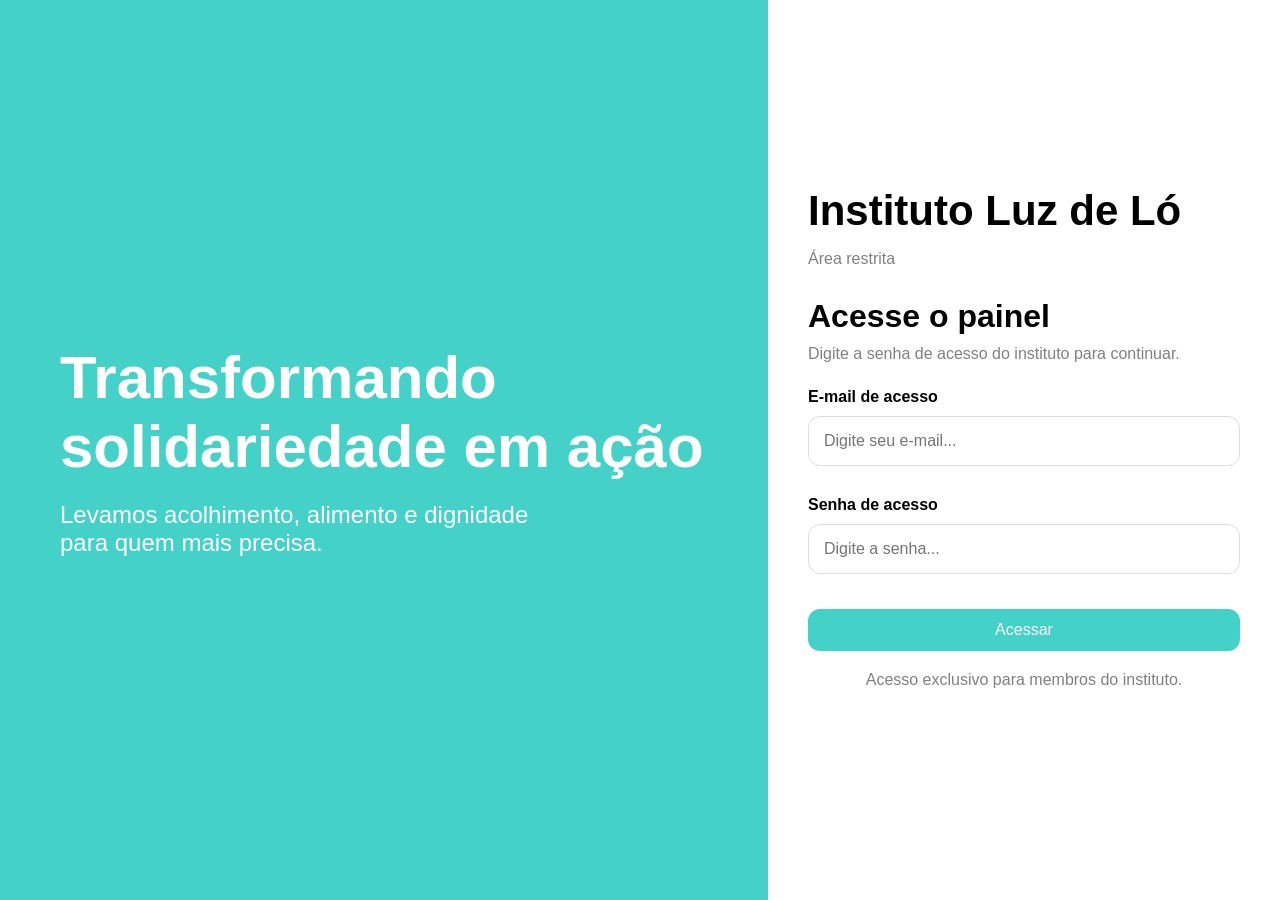
<file: historico.html>
<!DOCTYPE html>
<html lang="pt-br">
<head>
    <meta charset="UTF-8">
    <meta name="viewport" content="width=device-width, initial-scale=1.0">
    <title>Histórico</title>
    <link rel="stylesheet" href="style.css">
</head>
<body>
    <div class="container">

  <aside class="sidebar">
    <div>
      <div class="logo">Luz de Ló</div>

      <div class="menu">
        <a href="notificacoes.html">Notificações</a>
        <a class="active" href="#">Histórico</a>
        <a href="rejeitados.html">Rejeitados</a>
        <a href="registrar.html">Registrar Gastos</a>
      </div>
    </div>

    <p>Painel de Gestão</p>
  </aside>

  <main class="main">

    <div class="topbar">
      <h1>Histórico</h1>
      <div class="saldo">Saldo atual: R$ 0,00</div>
    </div>

    <div class="filters">
  <button onclick="filtrarHistorico('Todos')" class="filter-btn active">Todos</button>
  <button onclick="filtrarHistorico('Doação')" class="filter-btn">Doações</button> <button onclick="filtrarHistorico('Marmitas')" class="filter-btn">Marmitas</button>
  <button onclick="filtrarHistorico('Tecidos')" class="filter-btn">Tecidos</button>
  <button onclick="filtrarHistorico('Outros')" class="filter-btn">Outros</button>
</div>

    <div id="lista-historico"></div>

  </main>

</div>
<script src="script.js"></script>

</body>
</html>
</file>
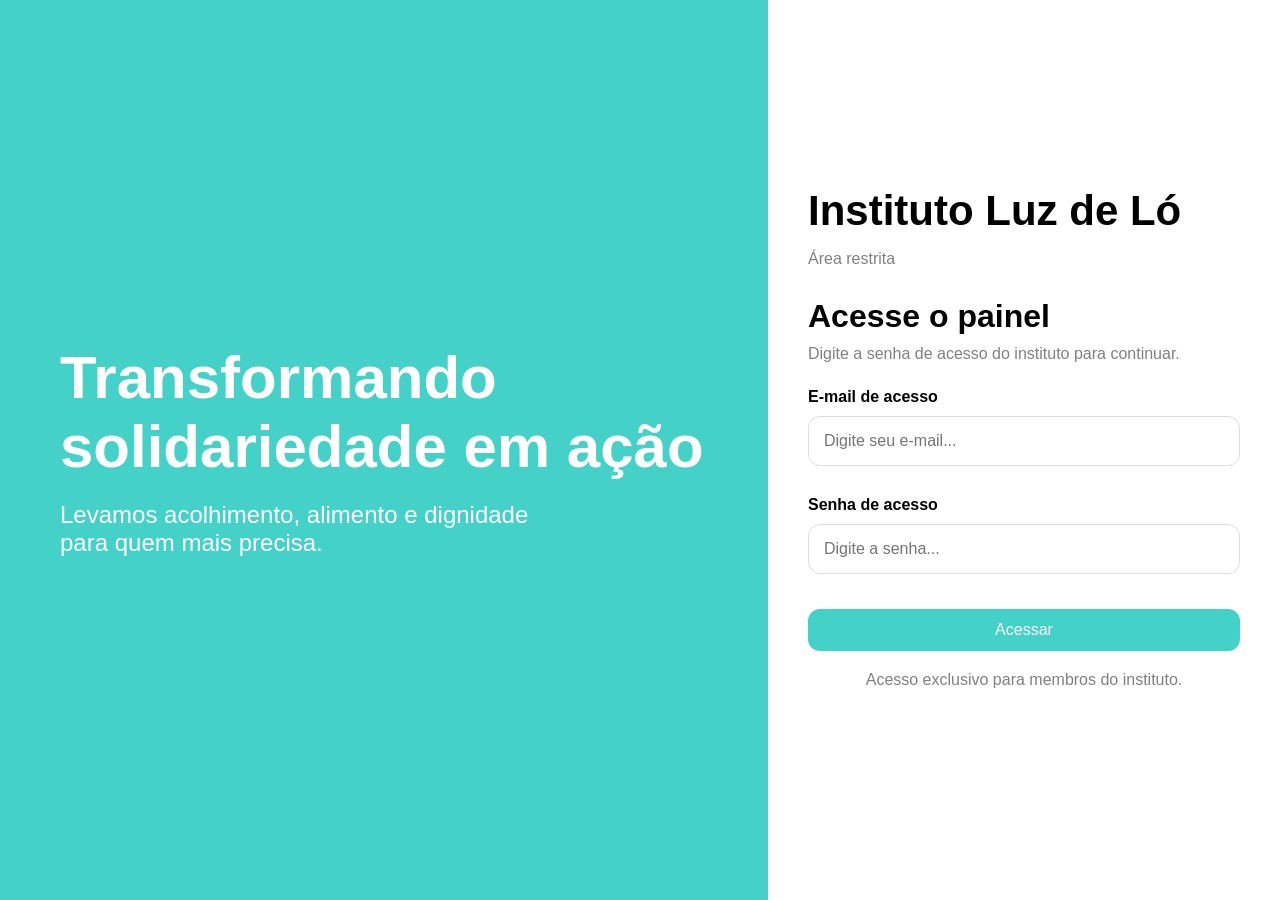
<file: login.html>
<!DOCTYPE html>
<html lang="pt-br">
<head>
    <meta charset="UTF-8">
    <meta name="viewport" content="width=device-width, initial-scale=1.0">
    <title>Login</title>
    <link rel="stylesheet" href="style.css">
</head>
<body>
    <div class="login-container">

  <div class="login-left">
    <h1>Transformando solidariedade em ação</h1>
    <p>Levamos acolhimento, alimento e dignidade para quem mais precisa.</p>
  </div>

  <div class="login-right">
    <div class="login-box">
      <h2>Instituto Luz de Ló</h2>
      <p>Área restrita</p>

      <h3 style="font-size:32px; margin-bottom:10px; margin-top:30px;">
        Acesse o painel
      </h3>

      <p>
        Digite a senha de acesso do instituto para continuar.
      </p>

      <label style="font-weight:bold; display:block; margin-top:20px;">E-mail de acesso</label>
<input id="email" type="email" placeholder="Digite seu e-mail...">

<label style="font-weight:bold; display:block; margin-top:10px;">Senha de acesso</label>
<input id="senha" type="password" placeholder="Digite a senha...">

<button onclick="login()" class="btn btn-cyan" style="width:100%; margin-top: 15px;">Acessar</button>

      <p style="text-align:center; margin-top:20px;">
        Acesso exclusivo para membros do instituto.
      </p>
    </div>
  </div>

</div>

<script src="script.js"></script>

</body>
</html>
</file>
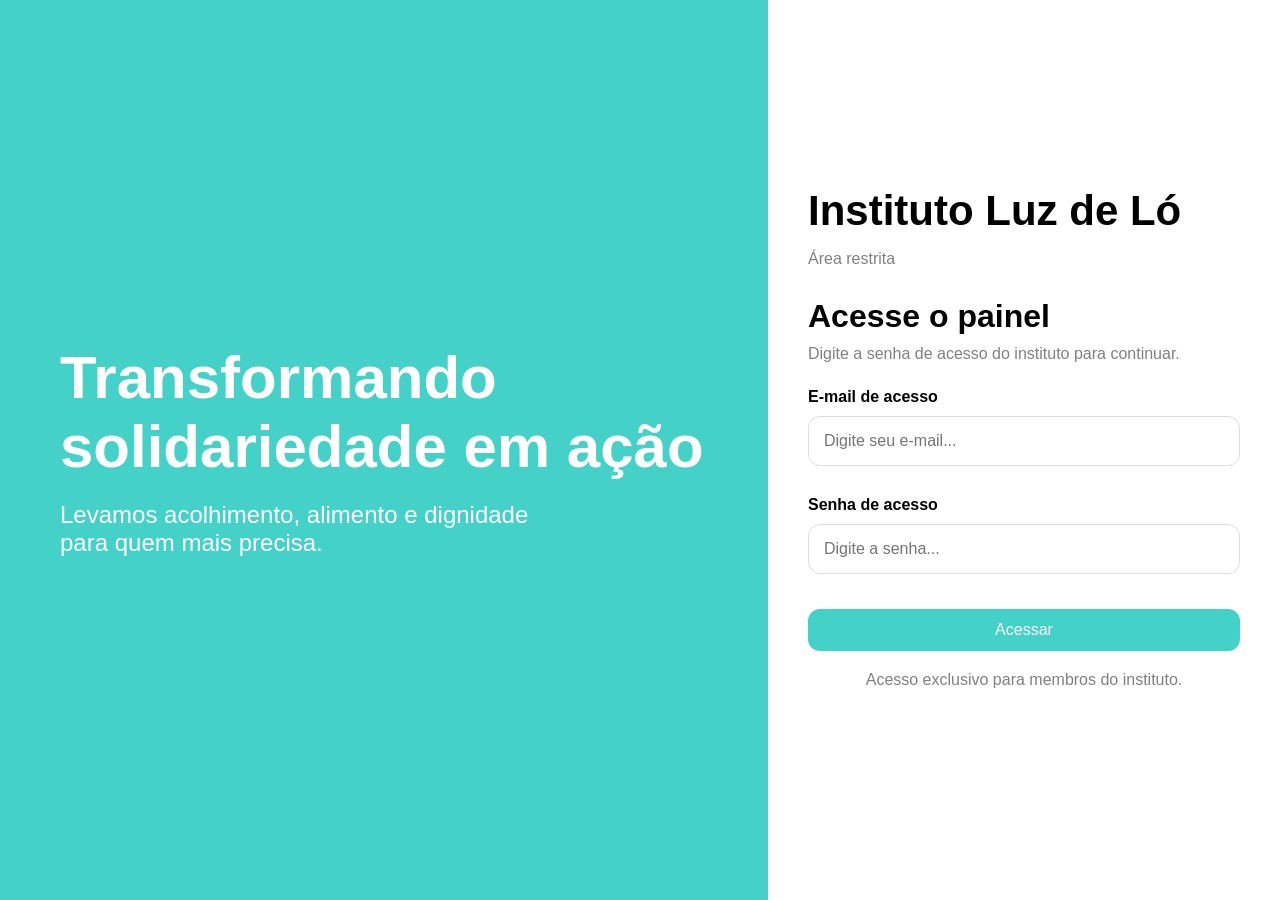
<file: notificacoes.html>
<!DOCTYPE html>
<html lang="pt-br">
<head>
    <meta charset="UTF-8">
    <meta name="viewport" content="width=device-width, initial-scale=1.0">
    <title>Notificações</title>
    <link rel="stylesheet" href="style.css">
</head>
<body>
    <div class="container">

  <aside class="sidebar">
    <div>
      <div class="logo">Luz de Ló</div>

      <div class="menu">
        <a class="active" href="#">Notificações</a>
        <a href="historico.html">Histórico</a>
        <a href="rejeitados.html">Rejeitados</a>
        <a href="registrar.html">Registrar Gastos</a>
      </div>
    </div>

    <p>Painel de Gestão</p>
  </aside>

  <main class="main">

    <div class="topbar">
      <h1>Notificações</h1>
      <div class="saldo">Saldo atual: R$ 0,00</div>
    </div>

    <div id="lista-notificacoes"></div>

  </main>

</div>
<script src="script.js"></script>

</body>
</html>
</file>
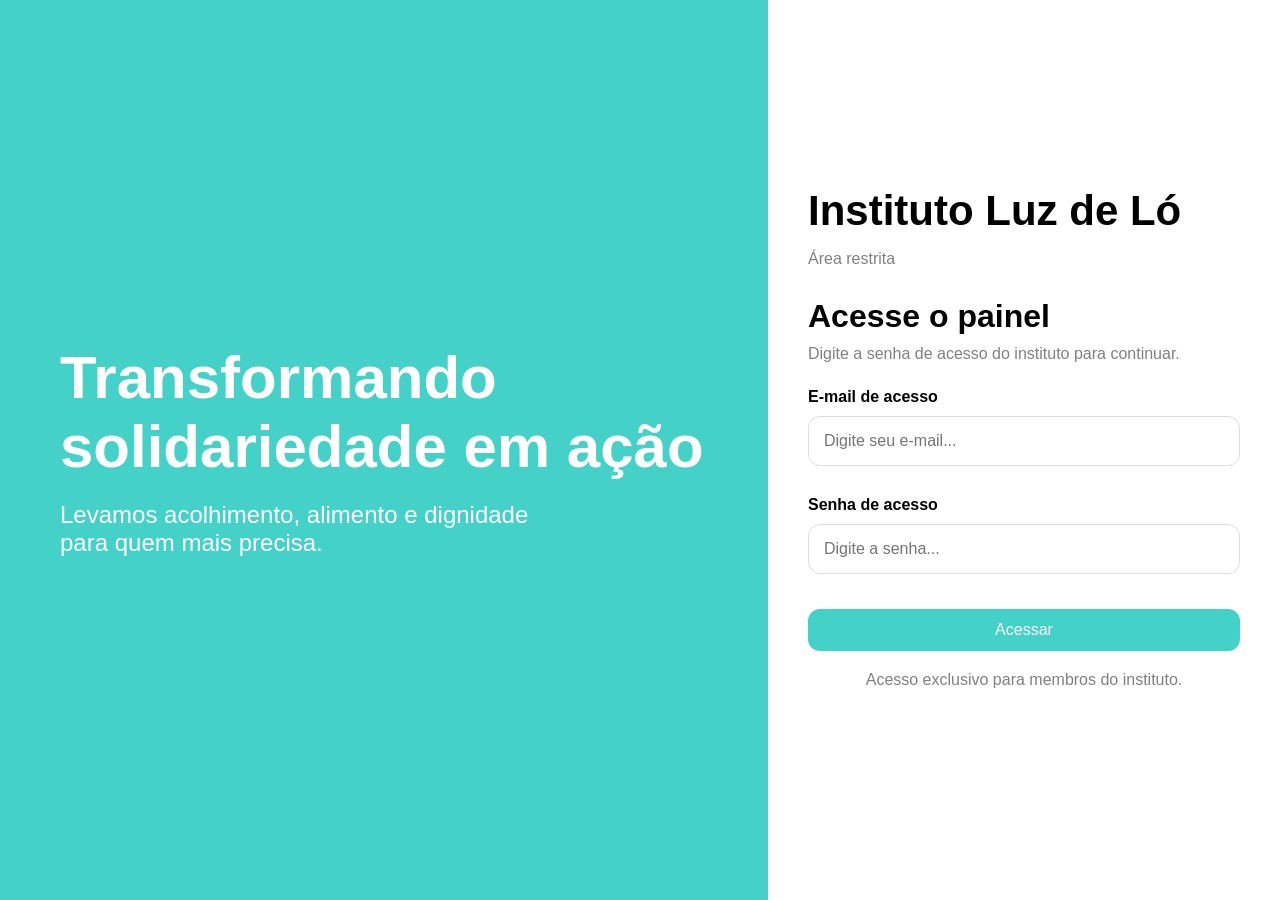
<file: registrar.html>
<!DOCTYPE html>
<html lang="pt-br">
<head>
    <meta charset="UTF-8">
    <meta name="viewport" content="width=device-width, initial-scale=1.0">
    <title>Registrar Gastos</title>
    <link rel="stylesheet" href="style.css">
</head>
<body>
    
<div class="container">

  <aside class="sidebar">
    <div>
      <div class="logo">Luz de Ló</div>

      <div class="menu">
        <a href="notificacoes.html">Notificações

        <button onclick="gerarDoacaoMock()" class="btn btn-cyan" style="margin-top:10px;">
          Gerar Doação Mock
        </button></a>
        <a href="historico.html">Histórico</a>
        <a href="rejeitados.html">Rejeitados</a>
        <a class="active" href="#">Registrar Gastos</a>
      </div>
    </div>

    <p>Painel de Gestão</p>
  </aside>

  <main class="main">

    <div class="topbar">
      <h1>Registrar Gastos</h1>
      <div class="saldo">Saldo atual: R$ 0,00</div>
    </div>

    <div class="card">

      <label>Quanto foi gasto:</label>
      <input id="valor" type="number" placeholder="R$ 0,00">

      <label>Descrição:</label>
      <textarea id="descricao" placeholder="Descreva o gasto..."></textarea>

      <div class="filters">
        <button type="button" class="filter-btn active">Marmitas</button>
        <button type="button" class="filter-btn">Tecidos</button>
        <button type="button" class="filter-btn">Outros</button>
      </div>

      <div class="upload" onclick="document.getElementById('file-input').click()" style="cursor: pointer;">
  Clique para selecionar o comprovante
  <input type="file" id="file-input" accept="image/*" style="display: none;" onchange="this.parentElement.innerText = this.files[0].name">
</div>

      <button onclick="registrarGasto()" class="btn btn-cyan" style="width:100%">
        Registrar
      </button>

    </div>

  </main>

</div>

<script src="script.js"></script>


</body>
</html>
</file>
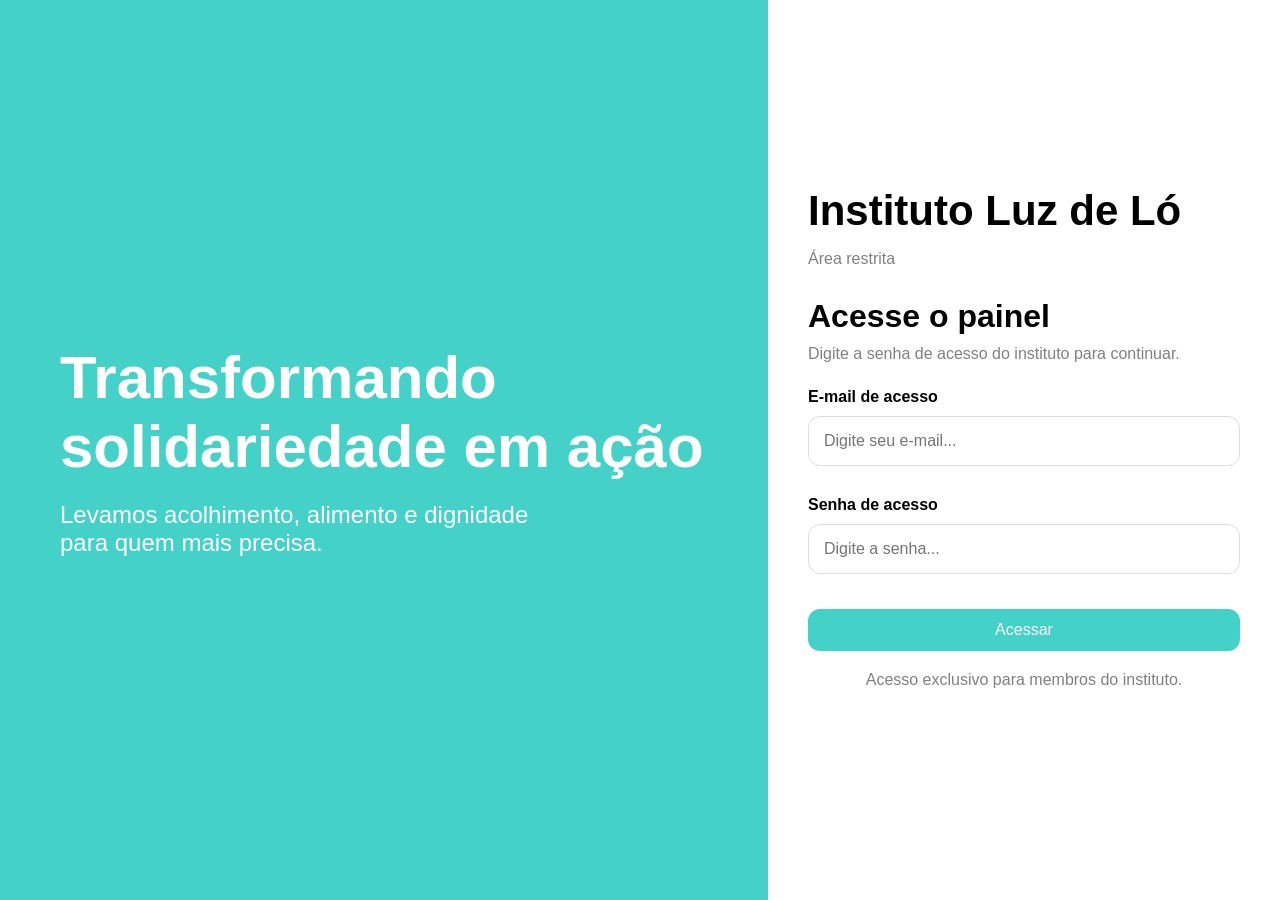
<file: rejeitados.html>
<!DOCTYPE html>
<html lang="pt-br">
<head>
    <meta charset="UTF-8">
    <meta name="viewport" content="width=device-width, initial-scale=1.0">
    <title>Rejeitados</title>
    <link rel="stylesheet" href="style.css">
</head>
<body>
    <div class="container">

  <aside class="sidebar">
    <div>
      <div class="logo">Luz de Ló</div>

      <div class="menu">
        <a href="notificacoes.html">Notificações</a>
        <a href="historico.html">Histórico</a>
        <a class="active" href="#">Rejeitados</a>
        <a href="registrar.html">Registrar Gastos</a>
      </div>
    </div>

    <p>Painel de Gestão</p>
  </aside>

  <main class="main">

    <div class="topbar">
      <h1>Rejeitados</h1>
      <div class="saldo">Saldo atual: R$ 0,00</div>
    </div>

    <div id="lista-rejeitados"></div>

  </main>

</div>
<script src="script.js"></script>

</body>
</html>
</file>
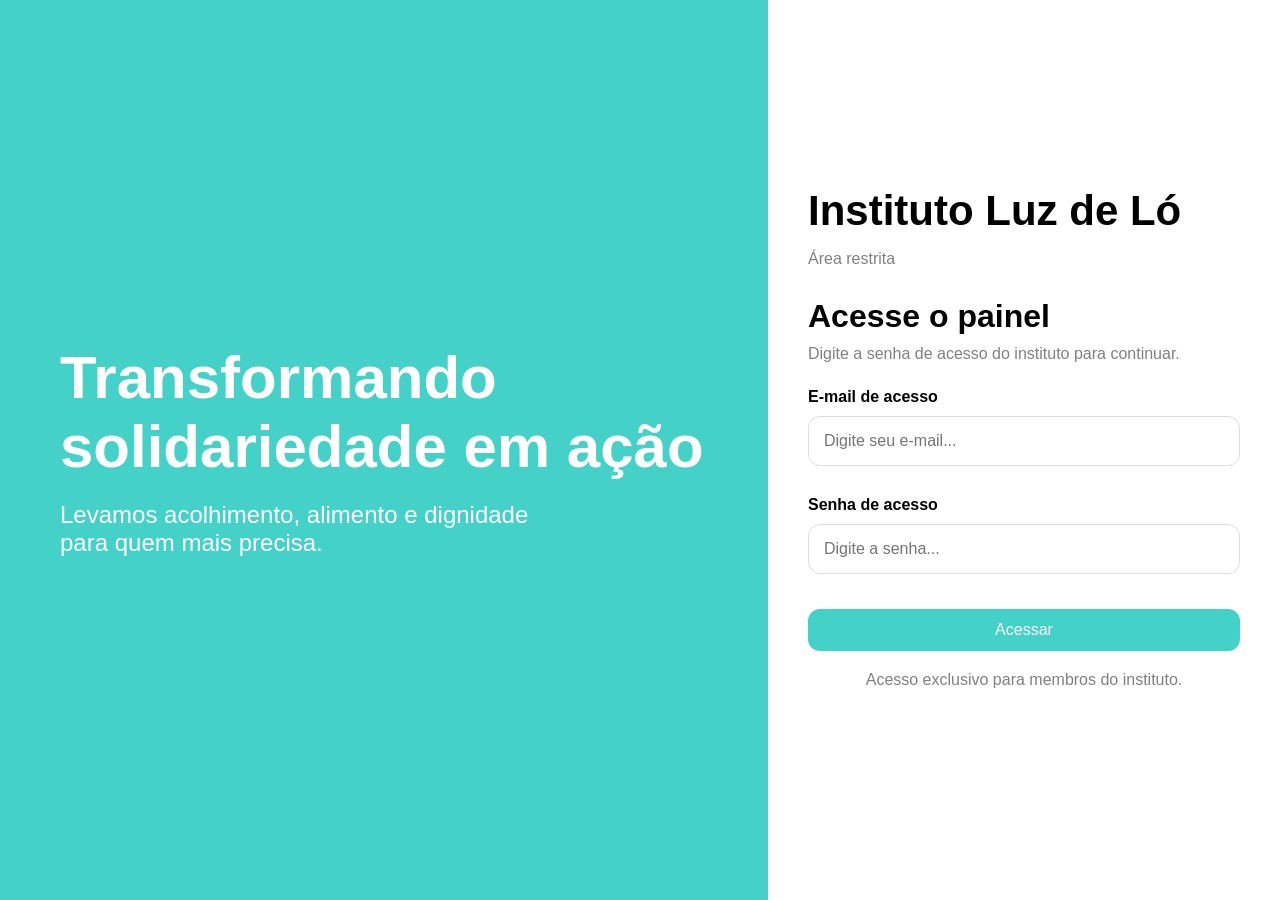
<file: frontend_sistema/historico.html>
<!DOCTYPE html>
<html lang="pt-br">
<head>
    <meta charset="UTF-8">
    <meta name="viewport" content="width=device-width, initial-scale=1.0">
    <title>Histórico</title>
    <link rel="stylesheet" href="style.css">
</head>
<body>
    <div class="container">

  <aside class="sidebar">
    <div>
      <div class="logo">Instituto Luz<br> de Lô</div>

  <input type="checkbox" id="menu-toggle" class="menu-checkbox">
  <label for="menu-toggle" class="hamburger">
    <span></span>
    <span></span>
    <span></span>
  </label>

      <div class="menu">
        <a href="notificacoes.html">Notificações</a>
        <a class="active" href="#">Histórico</a>
        <a href="rejeitados.html">Rejeitados</a>
        <a href="registrar.html">Registrar Gastos</a>
      </div>
    </div>

    <p>Painel de Gestão</p>
  </aside>

  <main class="main">

    <div class="topbar">
      <h1>Histórico</h1>
      <div class="saldo">Saldo atual: R$ 0,00</div>
    </div>

    <div class="filters">
  <button onclick="filtrarHistorico('Todos')" class="filter-btn active">Todos</button>
  <button onclick="filtrarHistorico('Doação')" class="filter-btn">Doações</button> <button onclick="filtrarHistorico('Marmitas')" class="filter-btn">Marmitas</button>
  <button onclick="filtrarHistorico('Tecidos')" class="filter-btn">Tecidos</button>
  <button onclick="filtrarHistorico('Outros')" class="filter-btn">Outros</button>
</div>

    <div id="lista-historico"></div>

  </main>

</div>
<script src="script.js"></script>

</body>
</html>
</file>
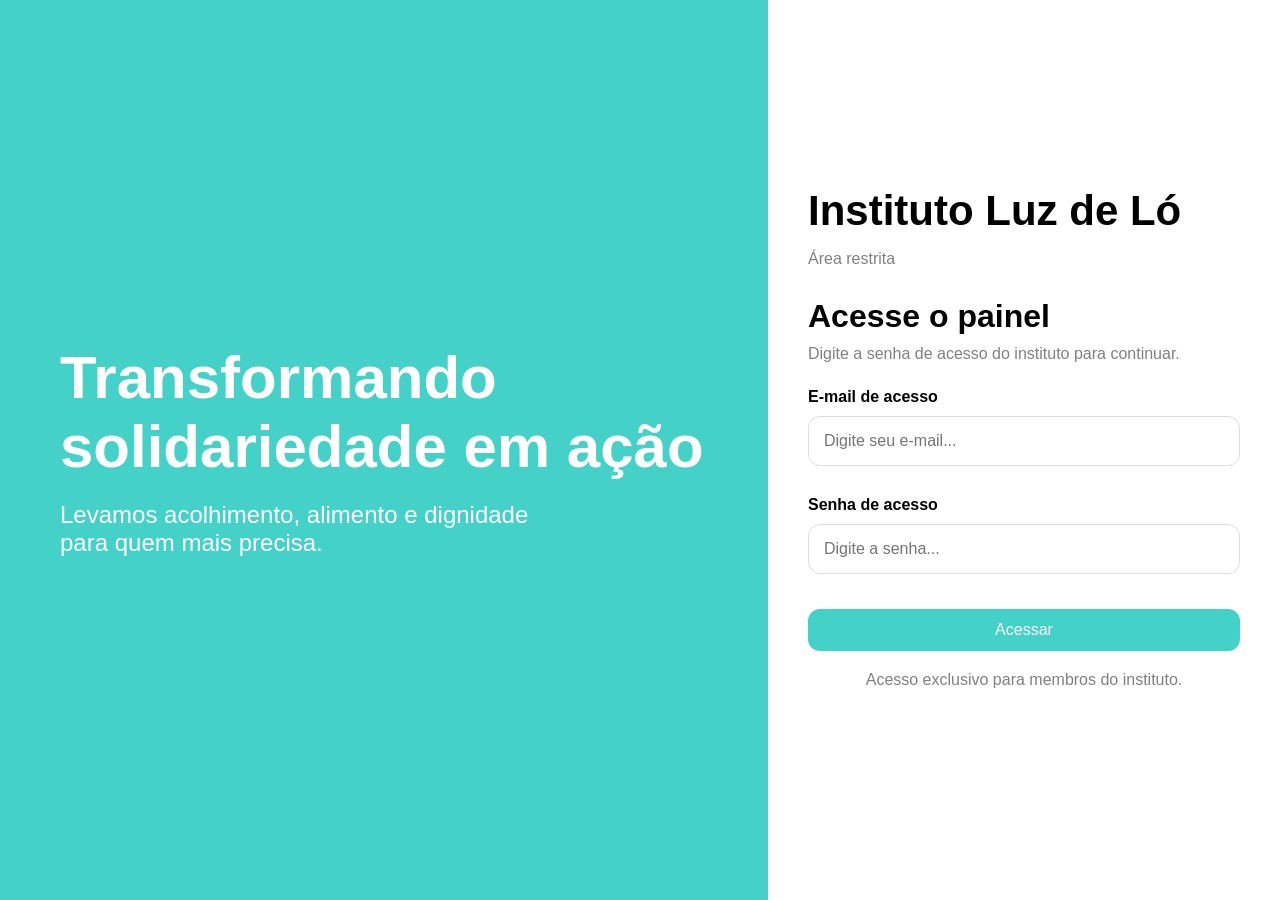
<file: frontend_sistema/notificacoes.html>
<!DOCTYPE html>
<html lang="pt-br">
<head>
    <meta charset="UTF-8">
    <meta name="viewport" content="width=device-width, initial-scale=1.0">
    <title>Notificações</title>
    <link rel="stylesheet" href="style.css">
</head>
<body>
    <div class="container">

  <aside class="sidebar">
    <div>
      <div class="logo">Instituto Luz<br> de Lô</div>

  <input type="checkbox" id="menu-toggle" class="menu-checkbox">
  <label for="menu-toggle" class="hamburger">
    <span></span>
    <span></span>
    <span></span>
  </label>

      <div class="menu">
        <a class="active" href="#">Notificações</a>
        <a href="historico.html">Histórico</a>
        <a href="rejeitados.html">Rejeitados</a>
        <a href="registrar.html">Registrar Gastos</a>
      </div>
    </div>

    <p>Painel de Gestão</p>
  </aside>

  <main class="main">

    <div class="topbar">
      <h1>Notificações</h1>
      <div class="saldo">Saldo atual: R$ 0,00</div>
    </div>

    <div id="lista-notificacoes"></div>

  </main>

</div>
<script src="script.js"></script>

</body>
</html>
</file>
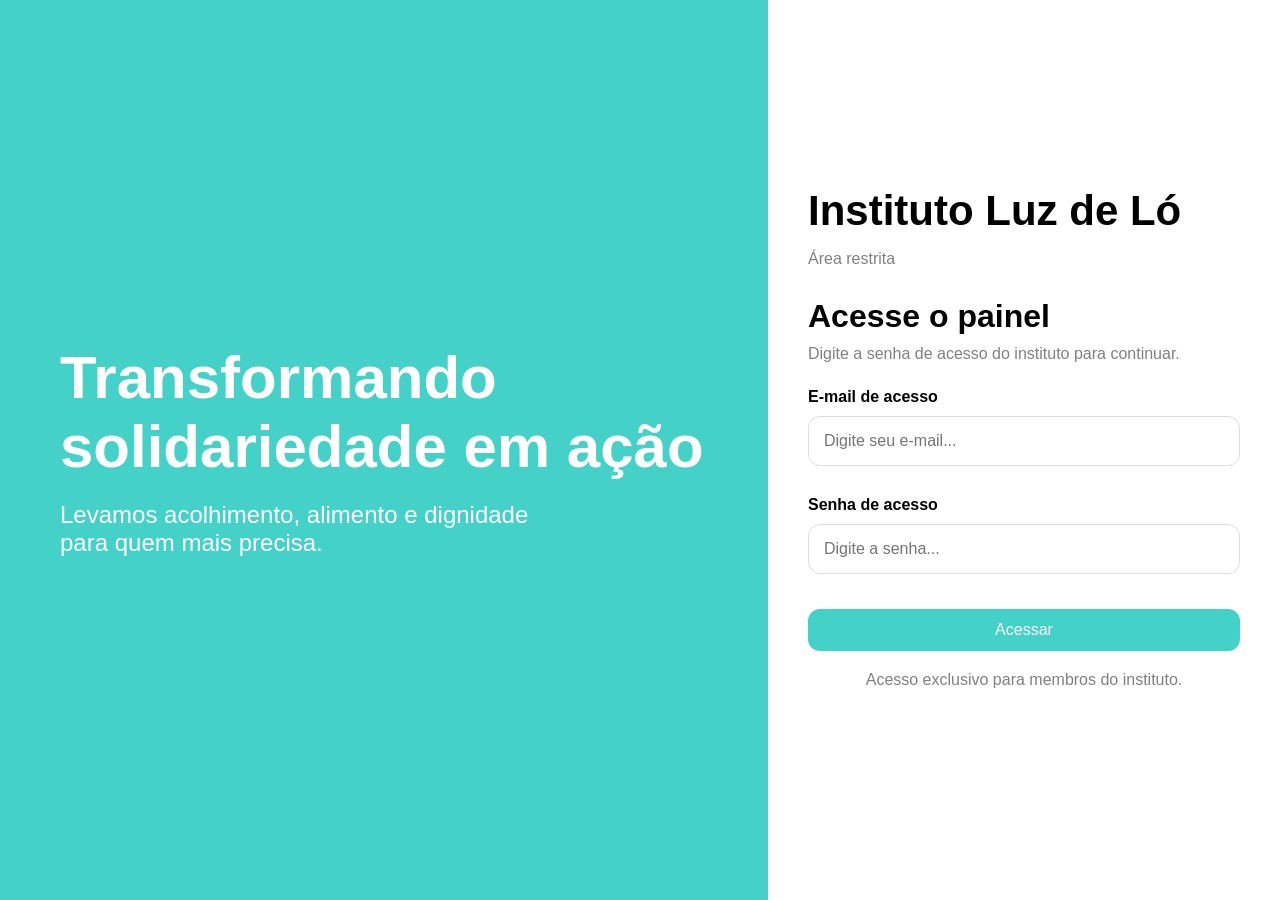
<file: frontend_sistema/registrar.html>
<!DOCTYPE html>
<html lang="pt-br">
<head>
    <meta charset="UTF-8">
    <meta name="viewport" content="width=device-width, initial-scale=1.0">
    <title>Registrar Gastos</title>
    <link rel="stylesheet" href="style.css">
</head>
<body>
    
<div class="container">

  <aside class="sidebar">
    <div>
      <div class="logo">Instituto Luz<br> de Lô</div>

  <input type="checkbox" id="menu-toggle" class="menu-checkbox">
  <label for="menu-toggle" class="hamburger">
    <span></span>
    <span></span>
    <span></span>
  </label>

      <div class="menu">
        <a href="notificacoes.html">Notificações</a>
        <a href="historico.html">Histórico</a>
        <a href="rejeitados.html">Rejeitados</a>
        <a class="active" href="#">Registrar Gastos</a>
      </div>
    </div>

    <p>Painel de Gestão</p>
  </aside>

  <main class="main">

    <div class="topbar">
      <h1>Registrar Gastos</h1>
      <div class="saldo">Saldo atual: R$ 0,00</div>
    </div>

    <div class="card">

      <label>Quanto foi gasto:</label>
      <input id="valor" type="number" placeholder="R$ 0,00">

      <label>Descrição:</label>
      <textarea id="descricao" placeholder="Descreva o gasto..."></textarea>

      <div class="filters">
        <button type="button" class="filter-btn active">Marmitas</button>
        <button type="button" class="filter-btn">Tecidos</button>
        <button type="button" class="filter-btn">Outros</button>
      </div>

      <div class="upload" onclick="document.getElementById('file-input').click()" style="cursor: pointer;">
  Clique para selecionar o comprovante
  <input type="file" id="file-input" accept="image/*" style="display: none;" onchange="this.parentElement.innerText = this.files[0].name">
</div>

      <button onclick="registrarGasto()" class="btn btn-cyan" style="width:100%">
        Registrar
      </button>

    </div>

    <div style="margin-top: 30px; padding: 20px; background: #fff; border-radius: 12px; border: 1px dashed #44d1c7; text-align: center;">
      <p style="margin-bottom: 10px; color: #666; font-size: 14px;">Ambiente de Testes:</p>
      <button onclick="gerarDoacaoMock()" class="btn" style="background: #20b2aa; max-width: 250px; margin: 0 auto;">Gerar Notificação Mock
      </button>
    </div>

  </main>

</div>

<script src="script.js"></script>


</body>
</html>
</file>
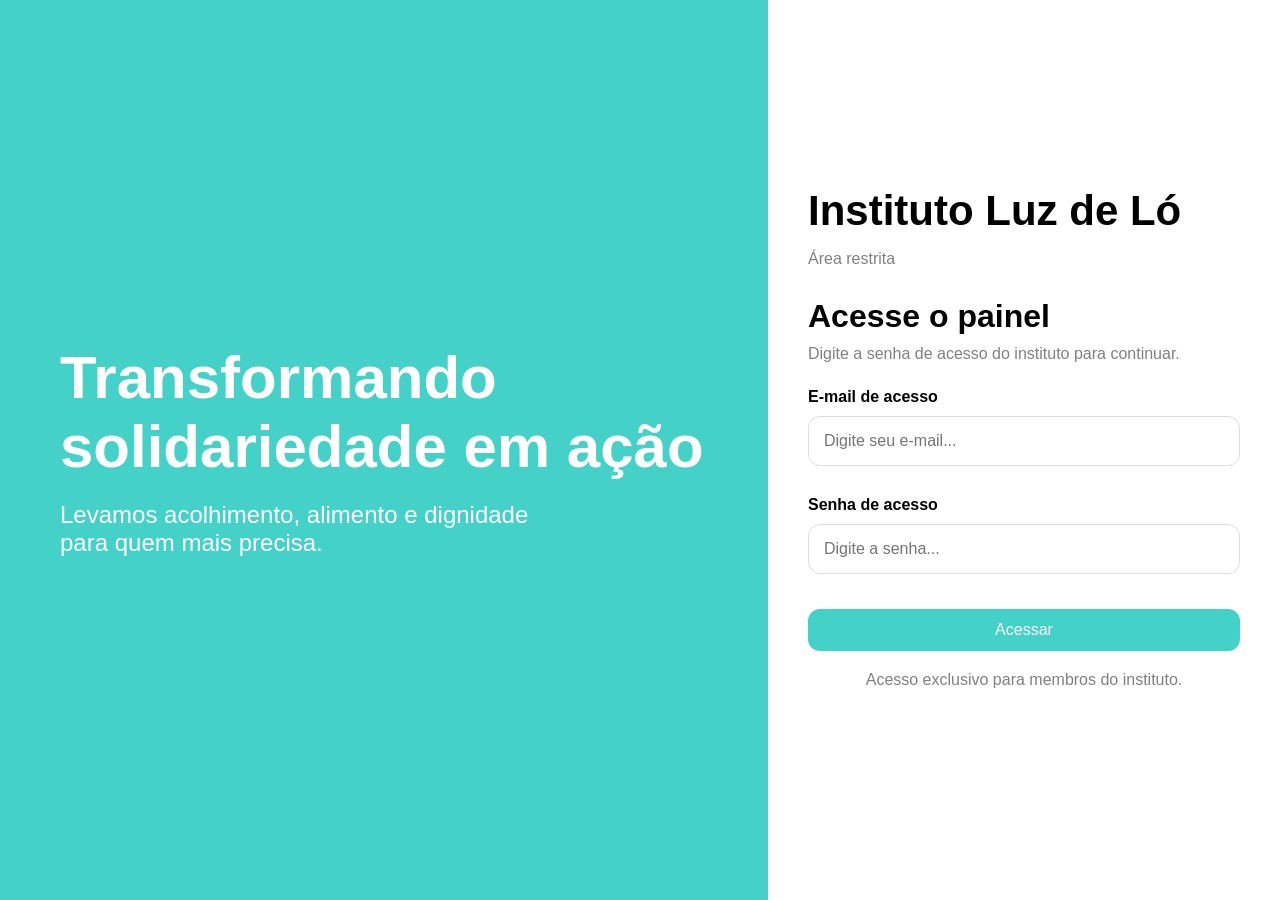
<file: frontend_sistema/rejeitados.html>
<!DOCTYPE html>
<html lang="pt-br">
<head>
    <meta charset="UTF-8">
    <meta name="viewport" content="width=device-width, initial-scale=1.0">
    <title>Rejeitados</title>
    <link rel="stylesheet" href="style.css">
</head>
<body>
    <div class="container">

  <aside class="sidebar">
    <div>
      <div class="logo">Instituto Luz<br> de Lô</div>

  <input type="checkbox" id="menu-toggle" class="menu-checkbox">
  <label for="menu-toggle" class="hamburger">
    <span></span>
    <span></span>
    <span></span>
  </label>

      <div class="menu">
        <a href="notificacoes.html">Notificações</a>
        <a href="historico.html">Histórico</a>
        <a class="active" href="#">Rejeitados</a>
        <a href="registrar.html">Registrar Gastos</a>
      </div>
    </div>

    <p>Painel de Gestão</p>
  </aside>

  <main class="main">

    <div class="topbar">
      <h1>Rejeitados</h1>
      <div class="saldo">Saldo atual: R$ 0,00</div>
    </div>

    <div id="lista-rejeitados"></div>

  </main>

</div>
<script src="script.js"></script>

</body>
</html>
</file>
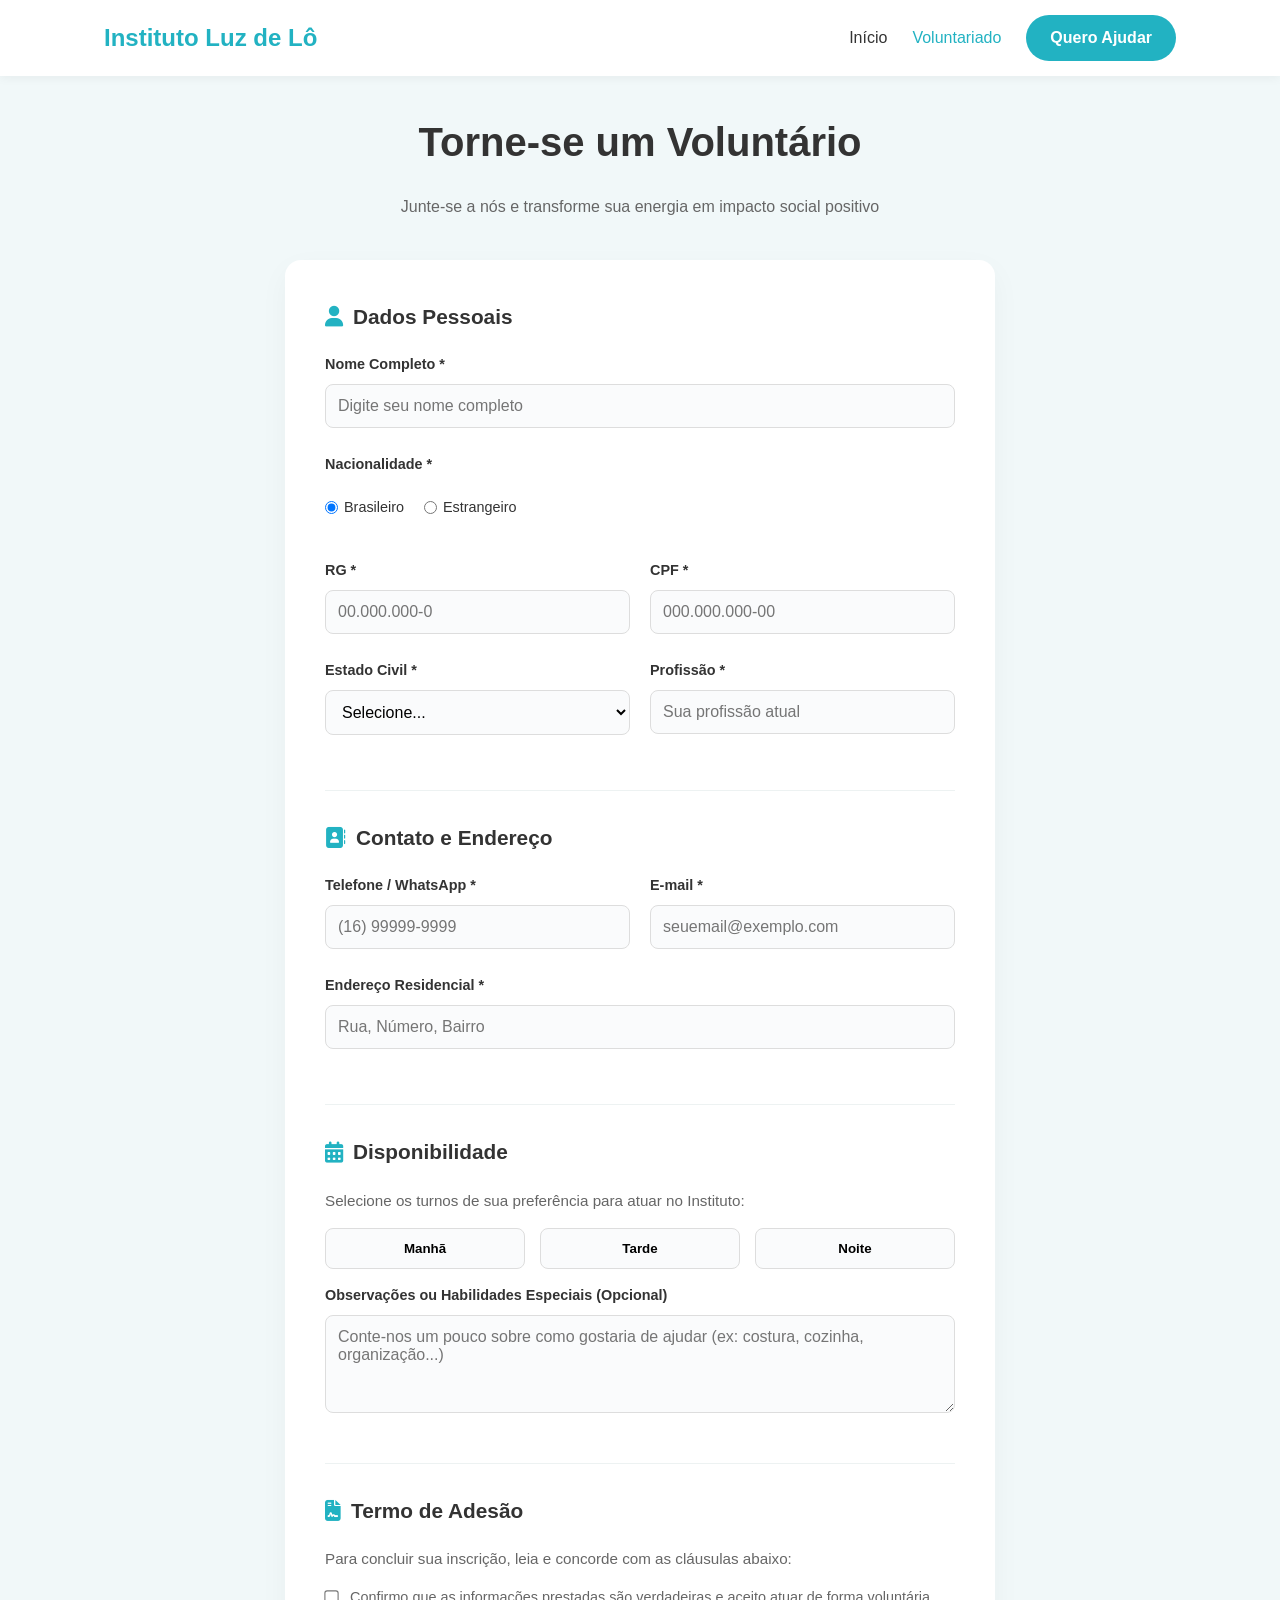
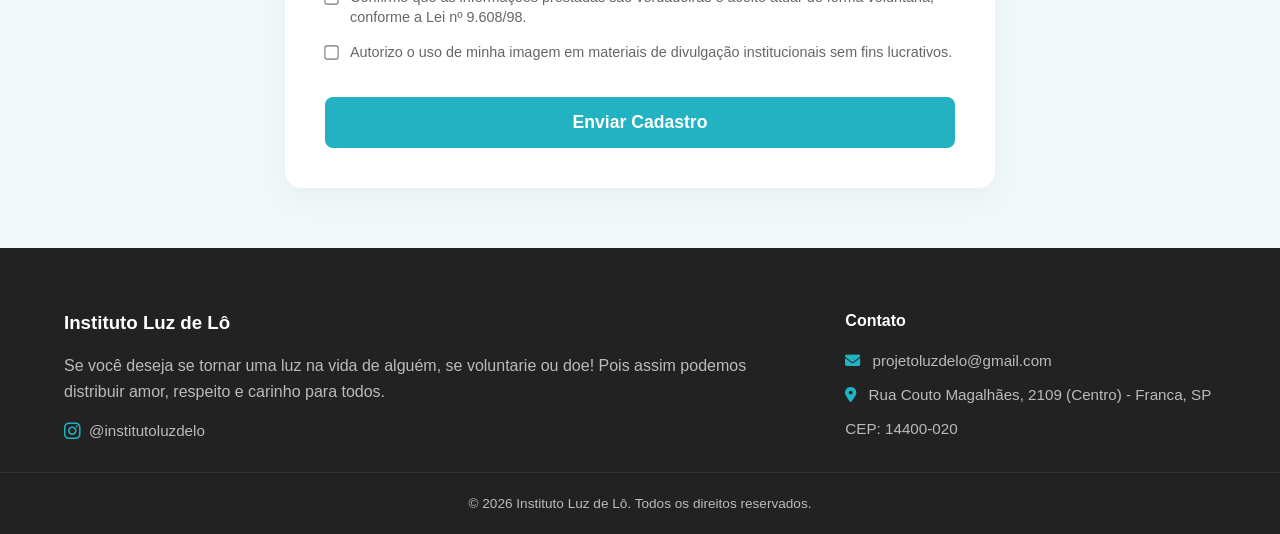
<file: newlandingpage/voluntariado.html>
<!DOCTYPE html>
<html lang="pt-BR">
<head>
    <meta charset="UTF-8">
    <meta name="viewport" content="width=device-width, initial-scale=1.0">
    <title>Seja um Voluntário - Instituto Luz de Lô</title>
    <link rel="stylesheet" href="principal.css">
    <link rel="stylesheet" href="voluntariado.css">
    <link rel="stylesheet" href="https://cdnjs.cloudflare.com/ajax/libs/font-awesome/6.4.0/css/all.min.css">
</head>
<body>

    <header class="navbar">
        <div class="nav-container">
            <a href="principal.html" class="logo">Instituto Luz de Lô</a>
            <button class="menu-toggle" id="mobile-menu" aria-label="Abrir menu">
                <span class="bar"></span>
                <span class="bar"></span>
                <span class="bar"></span>
            </button>
            <nav class="nav-menu">
                <a href="principal.html" class="nav-link">Início</a>
                <a href="voluntariado.html" class="nav-link active">Voluntariado</a>
                <a href="doacoes.html" class="btn-nav">Quero Ajudar</a>
            </nav>
        </div>
    </header>

    <main class="volunteer-wrapper">
        <div class="volunteer-container">
            <div class="text-center">
                <h2>Torne-se um Voluntário</h2>
                <p class="subtitle-volunteer">Junte-se a nós e transforme sua energia em impacto social positivo</p>
            </div>

            <div class="form-card">
                <form id="cadastroForm" action="https://formsubmit.co/moiseskennedy2005@gmail.com" method="POST">
                    <input type="hidden" name="_captcha" value="false">
                    
                    <div class="form-section">
                        <h3><i class="fa-solid fa-user"></i> Dados Pessoais</h3>
                        
                        <div class="input-group">
                            <label for="nome">Nome Completo *</label>
                            <input type="text" id="nome" name="Nome" required placeholder="Digite seu nome completo">
                            <span class="error-msg" id="nomeError"></span>
                        </div>

                        <div class="grid-form-2">
                            <div class="input-group">
                                <label>Nacionalidade *</label>
                                <div class="radio-group">
                                    <label><input type="radio" name="Nacionalidade" value="Brasileiro" checked> Brasileiro</label>
                                    <label><input type="radio" name="Nacionalidade" value="Estrangeiro"> Estrangeiro</label>
                                </div>
                            </div>
                            <div class="input-group">
                                <input type="text" id="nacionalidadeOutra" name="Nacionalidade_Outra" placeholder="Qual sua nacionalidade?" style="display: none; margin-top: 28px;">
                                <span class="error-msg" id="nacionalidadeOutraError"></span>
                            </div>
                        </div>

                        <div class="grid-form-2">
                            <div class="input-group">
                                <label for="rg">RG *</label>
                                <input type="text" id="rg" name="RG" required placeholder="00.000.000-0">
                                <span class="error-msg" id="rgError"></span>
                            </div>
                            <div class="input-group">
                                <label for="cpf">CPF *</label>
                                <input type="text" id="cpf" name="CPF" required placeholder="000.000.000-00">
                                <span class="error-msg" id="cpfError"></span>
                            </div>
                        </div>

                        <div class="grid-form-2">
                            <div class="input-group">
                                <label for="estadoCivil">Estado Civil *</label>
                                <select id="estadoCivil" name="Estado_Civil" required>
                                    <option value="" disabled selected>Selecione...</option>
                                    <option value="Solteiro">Solteiro(a)</option>
                                    <option value="Casado">Casado(a)</option>
                                    <option value="Divorciado">Divorciado(a)</option>
                                    <option value="Viúvo">Viúvo(a)</option>
                                </select>
                                <span class="error-msg" id="estadoCivilError"></span>
                            </div>
                            <div class="input-group">
                                <label for="profissao">Profissão *</label>
                                <input type="text" id="profissao" name="Profissão" required placeholder="Sua profissão atual">
                                <span class="error-msg" id="profissaoError"></span>
                            </div>
                        </div>
                    </div>

                    <div class="form-section">
                        <h3><i class="fa-solid fa-address-book"></i> Contato e Endereço</h3>
                        
                        <div class="grid-form-2">
                            <div class="input-group">
                                <label for="telefone">Telefone / WhatsApp *</label>
                                <input type="tel" id="telefone" name="Telefone" required placeholder="(16) 99999-9999">
                                <span class="error-msg" id="telefoneError"></span>
                            </div>
                            <div class="input-group">
                                <label for="email">E-mail *</label>
                                <input type="email" id="email" name="Email" required placeholder="seuemail@exemplo.com">
                                <span class="error-msg" id="emailError"></span>
                            </div>
                        </div>

                        <div class="input-group">
                            <label for="endereco">Endereço Residencial *</label>
                            <input type="text" id="endereco" name="Endereço" required placeholder="Rua, Número, Bairro">
                            <span class="error-msg" id="enderecoError"></span>
                        </div>
                    </div>

                    <div class="form-section">
                        <h3><i class="fa-solid fa-calendar-days"></i> Disponibilidade</h3>
                        <p class="section-desc-internal">Selecione os turnos de sua preferência para atuar no Instituto:</p>
                        
                        <div class="opcoes-turno">
                            <button type="button" class="btn-turno" data-turno="Manhã">Manhã</button>
                            <button type="button" class="btn-turno" data-turno="Tarde">Tarde</button>
                            <button type="button" class="btn-turno" data-turno="Noite">Noite</button>
                            <input type="hidden" id="turnoSelecionado" name="Turno_Preferencia" required>
                        </div>
                        <span class="error-msg text-center" id="turnoError" style="display:block; margin-bottom:15px;"></span>

                        <div class="input-group">
                            <label for="obs">Observações ou Habilidades Especiais (Opcional)</label>
                            <textarea id="obs" name="Observacoes" rows="4" placeholder="Conte-nos um pouco sobre como gostaria de ajudar (ex: costura, cozinha, organização...)"></textarea>
                        </div>
                    </div>

                    <div class="form-section">
                        <h3><i class="fa-solid fa-file-contract"></i> Termo de Adesão</h3>
                        <p class="section-desc-internal">Para concluir sua inscrição, leia e concorde com as cláusulas abaixo:</p>
                        
                        <div class="clausulas-container">
                            <div class="checkbox-item">
                                <input type="checkbox" id="clausula-1" name="clausula-1" required>
                                <label for="clausula-1">Confirmo que as informações prestadas são verdadeiras e aceito atuar de forma voluntária, conforme a Lei nº 9.608/98.</label>
                            </div>
                            <div class="checkbox-item">
                                <input type="checkbox" id="clausula-2" name="clausula-2" required>
                                <label for="clausula-2">Autorizo o uso de minha imagem em materiais de divulgação institucionais sem fins lucrativos.</label>
                            </div>
                        </div>
                    </div>

                    <button type="submit" class="btn-submit-volunteer">Enviar Cadastro</button>
                </form>
            </div>
        </div>
    </main>

    <footer class="footer">
        <div class="container grid-footer">
            <div class="footer-brand">
                <h3>Instituto Luz de Lô</h3>
                <p>Se você deseja se tornar uma luz na vida de alguém, se voluntarie ou doe! Pois assim podemos distribuir amor, respeito e carinho para todos.</p>
                <a href="https://www.instagram.com/institutoluzdelo" target="_blank" class="footer-instagram">
                <i class="fa-brands fa-instagram"></i> @institutoluzdelo</a>
            </div>
            <div class="footer-contact">
                <h4>Contato</h4>
                <p><i class="fa-solid fa-envelope"></i> projetoluzdelo@gmail.com</p>
                <p><i class="fa-solid fa-location-dot"></i> Rua Couto Magalhães, 2109 (Centro) - Franca, SP</p>
                <p>CEP: 14400-020</p>
            </div>
        </div>
        <div class="footer-bottom">
            <p>&copy; 2026 Instituto Luz de Lô. Todos os direitos reservados.</p>
        </div>
    </footer>
    
    <script src="principal.js"></script>
    <script src="voluntariado.js"></script>
    
    <script>
        // Sincroniza a animação visual do botão hambúrguer nesta página
        (function() {
            const mobileMenu = document.getElementById('mobile-menu');
            const navMenu = document.querySelector('.nav-menu');

            if (mobileMenu && navMenu) {
                mobileMenu.addEventListener('click', function(e) {
                    e.preventDefault();
                    
                    // Alterna as classes corretas que o principal.css e principal.js esperam
                    this.classList.toggle('is-active');
                    navMenu.classList.toggle('active');
                    
                    // Aplica exatamente a mesma animação de rotação nas barras
                    const bars = this.querySelectorAll('.bar');
                    if (this.classList.contains('is-active')) {
                        bars[0].style.transform = 'rotate(-45deg) translate(-5px, 6px)';
                        bars[1].style.opacity = '0';
                        bars[2].style.transform = 'rotate(45deg) translate(-5px, -6px)';
                    } else {
                        bars[0].style.transform = 'none';
                        bars[1].style.opacity = '1';
                        bars[2].style.transform = 'none';
                    }
                });
            }
        })();

        // Lógica de interface para os botões de seleção de Turno
        (function() {
            const botoesTurno = document.querySelectorAll('.btn-turno');
            const inputTurno = document.getElementById('turnoSelecionado');

            if (botoesTurno && inputTurno) {
                botoesTurno.forEach(btn => {
                    btn.addEventListener('click', () => {
                        botoesTurno.forEach(b => b.classList.remove('active'));
                        btn.classList.add('active');
                        inputTurno.value = btn.getAttribute('data-turno');
                    });
                });
            }
        })();
    </script>
</body>
</html>
</file>
<file: style.css>
* {
  margin: 0;
  padding: 0;
  box-sizing: border-box;
  font-family: Arial, Helvetica, sans-serif;
}

body {
  background: #f5f5f5;
}

.container {
  display: flex;
  min-height: 100vh;
}

.sidebar {
  width: 260px;
  background: white;
  border-right: 1px solid #ddd;
  padding: 20px 15px;
  display: flex;
  flex-direction: column;
  justify-content: space-between;
}

.logo {
  font-size: 30px;
  font-weight: bold;
  color: #44d1c7;
  margin-bottom: 30px;
}

.menu {
  display: flex;
  flex-direction: column;
  gap: 10px;
}

.menu a {
  text-decoration: none;
  color: #333;
  padding: 15px;
  border-radius: 14px;
  transition: 0.3s;
  font-size: 18px;
}

.menu a:hover,
.menu .active {
  background: #44d1c7;
  color: white;
}

.main {
  flex: 1;
  padding: 30px;
}

.topbar {
  display: flex;
  justify-content: space-between;
  align-items: center;
  margin-bottom: 30px;
}

.topbar h1 {
  font-size: 38px;
}

.saldo {
  background: #44d1c7;
  color: white;
  padding: 14px 22px;
  border-radius: 20px;
  font-weight: bold;
}

.card {
  background: white;
  border-radius: 20px;
  padding: 25px;
  margin-bottom: 20px;
  box-shadow: 0 2px 10px rgba(0,0,0,0.05);
}

.valor {
  font-size: 42px;
  font-weight: bold;
  margin-bottom: 10px;
}

.data {
  color: gray;
  margin-bottom: 20px;
}

.actions {
  display: flex;
  gap: 15px;
  margin-top: 20px;
}

.btn {
  border: none;
  padding: 12px 20px;
  border-radius: 12px;
  cursor: pointer;
  font-size: 16px;
  transition: 0.3s;
}

.btn-green {
  background: #37c777;
  color: white;
}

.btn-red {
  background: #ef3d3d;
  color: white;
}

.btn-cyan {
  background: #44d1c7;
  color: white;
}

.btn:hover {
  opacity: 0.8;
}

input,
textarea {
  width: 100%;
  padding: 15px;
  border-radius: 12px;
  border: 1px solid #ddd;
  margin-top: 10px;
  margin-bottom: 20px;
  font-size: 16px;
}

textarea {
  resize: none;
  height: 120px;
}

.upload {
  border: 2px dashed #ccc;
  border-radius: 20px;
  padding: 50px;
  text-align: center;
  color: gray;
  margin-bottom: 20px;
}

.filters {
  display: flex;
  gap: 10px;
  margin-bottom: 25px;
  flex-wrap: wrap;
}

.filter-btn {
  padding: 10px 18px;
  border-radius: 20px;
  border: none;
  background: white;
  cursor: pointer;
}

.filter-btn.active {
  background: #44d1c7;
  color: white;
}

.badge {
  display: inline-block;
  padding: 8px 15px;
  border-radius: 20px;
  color: white;
  font-size: 14px;
  margin-left: 10px;
}

.badge-red {
  background: #ef3d3d;
}

.badge-green {
  background: #37c777;
}

.badge-gray {
  background: #999;
}

.login-container {
  display: flex;
  min-height: 100vh;
}

.login-left {
  flex: 1;
  background: #44d1c7;
  color: white;
  display: flex;
  flex-direction: column;
  justify-content: center;
  padding: 60px;
}

.login-left h1 {
  font-size: 60px;
  margin-bottom: 20px;
}

.login-left p {
  font-size: 24px;
  max-width: 500px;
}

.login-right {
  width: 40%;
  background: white;
  display: flex;
  justify-content: center;
  align-items: center;
  padding: 40px;
}

.login-box {
  width: 100%;
  max-width: 450px;
}

.login-box h2 {
  font-size: 42px;
  margin-bottom: 15px;
}

.login-box p {
  margin-bottom: 25px;
  color: gray;
}

@media(max-width: 900px) {
  .sidebar {
    width: 90px;
  }

  .menu a {
    font-size: 14px;
    padding: 10px;
  }

  .topbar h1 {
    font-size: 28px;
  }

  .login-left {
    display: none;
  }

  .login-right {
    width: 100%;
  }
}
</file>
<file: frontend_sistema/style.css>
* {
  margin: 0;
  padding: 0;
  box-sizing: border-box;
  font-family: Arial, Helvetica, sans-serif;
}

body {
  background: #f5f5f5;
}

.container {
  display: flex;
  min-height: 100vh;
}

.sidebar {
  width: 260px;
  background: white;
  border-right: 1px solid #ddd;
  padding: 20px 15px;
  display: flex;
  flex-direction: column;
  justify-content: space-between;
}

.logo {
  font-size: 30px;
  font-weight: bold;
  color: #44d1c7;
  margin-bottom: 30px;
}

.menu {
  display: flex;
  flex-direction: column;
  gap: 10px;
}

.menu a {
  text-decoration: none;
  color: #333;
  padding: 15px;
  border-radius: 14px;
  transition: 0.3s;
  font-size: 18px;
}

.menu a:hover,
.menu .active {
  background: #44d1c7;
  color: white;
}

.main {
  flex: 1;
  padding: 30px;
}

.topbar {
  display: flex;
  justify-content: space-between;
  align-items: center;
  margin-bottom: 30px;
}

.topbar h1 {
  font-size: 38px;
}

.saldo {
  background: #44d1c7;
  color: white;
  padding: 14px 22px;
  border-radius: 20px;
  font-weight: bold;
}

.card {
  background: white;
  border-radius: 20px;
  padding: 25px;
  margin-bottom: 20px;
  box-shadow: 0 2px 10px rgba(0,0,0,0.05);
}

.valor {
  font-size: 42px;
  font-weight: bold;
  margin-bottom: 10px;
}

.data {
  color: gray;
  margin-bottom: 20px;
}

.actions {
  display: flex;
  gap: 15px;
  margin-top: 20px;
}

.btn {
  border: none;
  padding: 12px 20px;
  border-radius: 12px;
  cursor: pointer;
  font-size: 16px;
  transition: 0.3s;
}

.btn-green {
  background: #37c777;
  color: white;
}

.btn-red {
  background: #ef3d3d;
  color: white;
}

.btn-cyan {
  background: #44d1c7;
  color: white;
}

.btn:hover {
  opacity: 0.8;
}

input,
textarea {
  width: 100%;
  padding: 15px;
  border-radius: 12px;
  border: 1px solid #ddd;
  margin-top: 10px;
  margin-bottom: 20px;
  font-size: 16px;
}

textarea {
  resize: none;
  height: 120px;
}

.upload {
  border: 2px dashed #ccc;
  border-radius: 20px;
  padding: 50px;
  text-align: center;
  color: gray;
  margin-bottom: 20px;
}

.filters {
  display: flex;
  gap: 10px;
  margin-bottom: 25px;
  flex-wrap: wrap;
}

.filter-btn {
  padding: 10px 18px;
  border-radius: 20px;
  border: none;
  background: white;
  cursor: pointer;
}

.filter-btn.active {
  background: #44d1c7;
  color: white;
}

.badge {
  display: inline-block;
  padding: 8px 15px;
  border-radius: 20px;
  color: white;
  font-size: 14px;
  margin-left: 10px;
}

.badge-red {
  background: #ef3d3d;
}

.badge-green {
  background: #37c777;
}

.badge-gray {
  background: #999;
}

.login-container {
  display: flex;
  min-height: 100vh;
}

.login-left {
  flex: 1;
  background: #44d1c7;
  color: white;
  display: flex;
  flex-direction: column;
  justify-content: center;
  padding: 60px;
}

.login-left h1 {
  font-size: 60px;
  margin-bottom: 20px;
}

.login-left p {
  font-size: 24px;
  max-width: 500px;
}

.login-right {
  width: 40%;
  background: white;
  display: flex;
  justify-content: center;
  align-items: center;
  padding: 40px;
}

.login-box {
  width: 100%;
  max-width: 450px;
}

.login-box h2 {
  font-size: 42px;
  margin-bottom: 15px;
}

.login-box p {
  margin-bottom: 25px;
  color: gray;
}

@media(max-width: 900px) {
  /* Layout adaptado para o Histórico em duas colunas */
.card-gasto {
  display: flex;
  justify-content: space-between;
  align-items: flex-start;
  gap: 25px;
}

.gasto-info {
  flex: 1;
}

/* Coluna da Direita (Status e Comprovante) */
.gasto-retorno {
  display: flex;
  flex-direction: column;
  align-items: flex-end;
  gap: 12px;
  text-align: right;
  min-width: 200px;
}

/* Painelzinho da Data de Aprovação/Rejeição */
.status-timeline {
  display: flex;
  flex-direction: column;
  background: #fdfdfd;
  padding: 8px 14px;
  border-radius: 12px;
  border: 1px dashed #ddd;
}

.status-label {
  font-weight: bold;
  font-size: 11px;
  text-transform: uppercase;
  color: #888;
  margin-bottom: 2px;
}

.status-data {
  font-size: 13px;
  color: #333;
}

/* Botão de Ver Comprovante estilizado com a cor padrão da FATEC do Luz de Lô */
.btn-comprovante {
  display: inline-flex;
  align-items: center;
  gap: 8px;
  padding: 8px 14px;
  background: #f0fdfa;
  color: #44d1c7;
  border: 1px solid #44d1c7;
  text-decoration: none;
  border-radius: 10px;
  font-weight: bold;
  font-size: 13px;
  transition: 0.3s;
}

.btn-comprovante:hover {
  background: #44d1c7;
  color: white;
}

  .sidebar {
    width: 90px;
  }

  .menu a {
    font-size: 14px;
    padding: 10px;
  }

  .topbar h1 {
    font-size: 28px;
  }

  .login-left {
    display: none;
  }

  .login-right {
    width: 100%;
  }
}

@media(max-width: 900px) {
  /* Adicionar isso dentro da media query mobile do seu style.css */
  .card-gasto {
    flex-direction: column;
    align-items: flex-start;
    gap: 15px;
  }

  .gasto-retorno {
    width: 100%;
    align-items: flex-start;
    text-align: left;
    border-top: 1px dashed #eee;
    padding-top: 15px;
  }

  .status-timeline, .gasto-comprovante, .btn-comprovante {
    width: 100%;
  }

  .btn-comprovante {
    justify-content: center;
    padding: 11px;
  }

  /* Transforma o layout em coluna (Menu topo, conteúdo baixo) */
  .container {
    flex-direction: column;
  }

  /* Sidebar vira uma barra fixa no topo */
  .sidebar {
    width: 100%;
    min-height: auto;
    flex-direction: row;
    justify-content: space-between;
    align-items: center;
    padding: 15px 20px;
    border-right: none;
    border-bottom: 1px solid #ddd;
    position: relative;
    z-index: 999;
  }

  .logo {
    margin-bottom: 0;
    font-size: 24px;
  }

  /* Esconde o checkbox real */
  .menu-checkbox {
    display: none;
  }

  /* Estilização do Botão Hambúrguer (Os 3 risquinhos) */
  .hamburger {
    display: flex;
    flex-direction: column;
    gap: 5px;
    cursor: pointer;
    padding: 5px;
  }

  .hamburger span {
    display: block;
    width: 28px;
    height: 3px;
    background-color: #333;
    border-radius: 3px;
    transition: 0.3s;
  }

  /* Estilo do Menu escondido (Vai aparecer como uma cortina) */
  .menu {
    display: none; /* Escondido por padrão */
    flex-direction: column;
    position: absolute;
    top: 100%; /* Senta logo abaixo da barra do topo */
    left: 0;
    width: 100%;
    background: white;
    padding: 20px;
    border-bottom: 1px solid #ddd;
    box-shadow: 0 10px 15px rgba(0,0,0,0.05);
    gap: 10px;
  }

  .menu a {
    width: 100%;
    text-align: left;
    padding: 12px 20px;
  }

  /* A MÁGICA: Quando o checkbox estiver marcado, mostra o menu */
  .menu-checkbox:checked ~ .menu {
    display: flex;
  }

  /* EFEITO VISUAL: Transforma os 3 risquinhos em um "X" quando aberto */
  .menu-checkbox:checked ~ .hamburger span:nth-child(1) {
    transform: translateY(8px) rotate(45deg);
  }
  .menu-checkbox:checked ~ .hamburger span:nth-child(2) {
    opacity: 0;
  }
  .menu-checkbox:checked ~ .hamburger span:nth-child(3) {
    transform: translateY(-8px) rotate(-45deg);
  }

  /* Ajustes extras de espaçamento no mobile */
  .main {
    padding: 20px;
  }

  .topbar {
    flex-direction: column;
    align-items: flex-start;
    gap: 15px;
  }

  .topbar h1 {
    font-size: 28px;
  }

  .actions, .filters {
    flex-wrap: wrap;
  }

  .login-left {
    display: none;
  }

  .login-right {
    width: 100%;
    padding: 20px;
  }
}

/* Garante que o botão hamburguer fique invisível no PC */
@media(min-width: 901px) {
  .hamburger, .menu-checkbox {
    display: none;
  }
}

/* Horário de aprovação e comprovante*/

.card-gasto {
  display: flex;
  justify-content: space-between;
  align-items: flex-start;
  gap: 25px;
}

.gasto-info {
  flex: 1;
}

/* Bloco da Direita: Organiza as informações verticalmente alinhadas à direita */
.gasto-retorno {
  display: flex;
  flex-direction: column;
  align-items: flex-end;
  gap: 12px;
  text-align: right;
  min-width: 200px;
}

/* Caixinha sutil que exibe a Data de Aprovação/Rejeição */
.status-timeline {
  display: flex;
  flex-direction: column;
  background: #fdfdfd;
  padding: 8px 14px;
  border-radius: 12px;
  border: 1px dashed #ddd;
}

.status-label {
  font-weight: bold;
  font-size: 11px;
  text-transform: uppercase;
  color: #888;
  margin-bottom: 2px;
}

.status-data {
  font-size: 13px;
  color: #333;
}

/* Botão elegante do Comprovante */
.btn-comprovante {
  display: inline-flex;
  align-items: center;
  gap: 8px;
  padding: 8px 14px;
  background: #f0fdfa;
  color: #44d1c7;
  border: 1px solid #44d1c7;
  text-decoration: none;
  border-radius: 10px;
  font-weight: bold;
  font-size: 13px;
  transition: 0.3s;
}

.btn-comprovante:hover {
  background: #44d1c7;
  color: white;
}
</file>
<file: newlandingpage/principal.css>
:root {
    --primary: #22b2c2;
    --primary-dark: #1a8f9d;
    --text-dark: #333333;
    --text-light: #666666;
    --bg-light: #f8f9fa;
    --white: #ffffff;
    --transition: all 0.3s ease;
}

* {
    margin: 0;
    padding: 0;
    box-sizing: border-box;
    font-family: 'Segoe UI', Tahoma, Geneva, Verdana, sans-serif;
}

html {
    scroll-behavior: smooth;
}

body {
    color: var(--text-dark);
    line-height: 1.6;
    background-color: var(--white);
}

.container {
    width: 90%;
    max-width: 1200px;
    margin: 0 auto;
    padding: 60px 0;
}

/* Utilitários de Grid */
.grid-2 { display: grid; grid-template-columns: repeat(2, 1fr); gap: 40px; align-items: center; }
.grid-3 { display: grid; grid-template-columns: repeat(3, 1fr); gap: 30px; }
.grid-4 { display: grid; grid-template-columns: repeat(4, 1fr); gap: 20px; }
.text-center { text-align: center; }

h2 {
    font-size: 2.5rem;
    color: var(--text-dark);
    margin-bottom: 20px;
}

.subtitle {
    color: var(--primary);
    text-transform: uppercase;
    font-weight: bold;
    letter-spacing: 1px;
    display: block;
    margin-bottom: 10px;
}

/* Navbar */
.navbar {
    background: var(--white);
    box-shadow: 0 2px 10px rgba(0,0,0,0.05);
    position: fixed;
    width: 100%;
    top: 0;
    z-index: 1000;
}

.nav-container {
    display: flex;
    justify-content: space-between;
    align-items: center;
    max-width: 1200px;
    margin: 0 auto;
    padding: 15px 5%;
}

.logo {
    font-size: 1.5rem;
    font-weight: bold;
    color: var(--primary);
    text-decoration: none;
}

.nav-menu {
    display: flex;
    align-items: center;
    gap: 25px;
}

.nav-link {
    text-decoration: none;
    color: var(--text-dark);
    font-weight: 500;
    transition: var(--transition);
}

.nav-link:hover, .nav-link.active {
    color: var(--primary);
}

/* Botões */
.btn-nav, .btn-primary, .btn-secondary {
    display: inline-block;
    padding: 10px 24px;
    border-radius: 25px;
    text-decoration: none;
    font-weight: 600;
    transition: var(--transition);
    cursor: pointer;
}

.btn-nav {
    background: var(--primary);
    color: var(--white);
}

.btn-nav:hover, .btn-primary:hover {
    background: var(--primary-dark);
}

.btn-primary {
    background: var(--primary);
    color: var(--white);
    border: 2px solid var(--primary);
}

.btn-secondary {
    background: transparent;
    color: var(--white);
    border: 2px solid var(--white);
}

.btn-secondary:hover {
    background: var(--white);
    color: var(--primary);
}

/* Hero Section */
.hero {
    background: linear-gradient(to bottom, #ffffff 0%, #40e8fb 50%, #ffffff 100%);
    min-height: 60vh; /* Altura ideal para o novo conteúdo sem botões */
    display: flex;
    align-items: center;
    justify-content: center;
    text-align: center;
    /* Ajustamos o padding: 80px em cima para empurrar o texto para baixo da navbar, e 60px embaixo */
    padding: 80px 20px 0px 20px; 
    position: relative;
    overflow: hidden;
}

.hero-content max-width { max-width: 800px; }
/* Efeito moderno com degradê no próprio título principal */
.hero h1 {
    color: #2d3748; /* Um cinza grafite bem elegante */
    font-size: 3rem;
    font-weight: 700;
    margin-bottom: 20px;
}

/* Ajuste do subtítulo para uma leitura limpa sobre o novo fundo */
.hero p {
    color: #527883; /* Um tom azul cinzento suave e elegante */
    font-size: 1.2rem;
    max-width: 700px;
    margin-left: auto;
    margin-right: auto;
}

.hero-buttons { display: flex; gap: 15px; justify-content: center; }

/* Sobre */
.about-section { background: var(--white); }
.image-placeholder {
    background-color: #e0f4f6;
    height: 350px;
    border-radius: 15px;
    display: flex;
    align-items: center;
    justify-content: center;
    color: var(--primary);
    font-size: 5rem;
}
.about-text p { margin-bottom: 15px; color: var(--text-light); }

/* Missão, Visão e Valores */
.mvw-section { background: linear-gradient(135deg, #e6f7f9 0%, #bce9ee 100%); }
.mvw-card {
    background: var(--white);
    padding: 40px 30px;
    border-radius: 12px;
    text-align: center;
    box-shadow: 0 5px 15px rgba(0,0,0,0.02);
    transition: var(--transition);
}
.mvw-card:hover { transform: translateY(-5px); }
.icon-circle {
    width: 70px;
    height: 70px;
    background: #e0f4f6;
    color: var(--primary);
    border-radius: 50%;
    display: flex;
    align-items: center;
    justify-content: center;
    font-size: 1.8rem;
    margin: 0 auto 20px;
}
.mvw-card h3 { margin-bottom: 15px; font-size: 1.5rem; }
.mvw-card ul { list-style: none; text-align: left; }
.mvw-card li { margin-bottom: 8px; font-size: 0.95rem; color: var(--text-light); }

/* Projetos */
.section-desc { max-width: 600px; margin: 0 auto 50px; color: var(--text-light); }
.project-card {
    background: var(--white);
    padding: 30px 20px;
    border-radius: 10px;
    border: 1px solid #eaeaea;
    transition: var(--transition);
}
.project-card:hover { box-shadow: 0 10px 20px rgba(0,0,0,0.05); }
.project-icon { font-size: 2.5rem; color: var(--primary); margin-bottom: 15px; }
.project-card h3 { font-size: 1.25rem; margin-bottom: 10px; }
.project-card p { font-size: 0.9rem; color: var(--text-light); }

/* CTA Section */
/* Padronização dos botões da seção final */
.cta-section {
    background: linear-gradient(135deg, #e6f7f9 0%, #bce9ee 100%);
    padding: 35px 0;
}

/* Garante que os textos de dentro do CTA fiquem escuros e fáceis de ler sobre o fundo claro */
.cta-section h2 {
    color: var(--text-dark);
    margin-bottom: 15px;
}

.cta-section p {
    color: var(--text-light);
    font-size: 1.1rem;
    max-width: 600px;
    margin: 0 auto;
}

.cta-section .hero-buttons {
    display: flex;
    gap: 20px;
    justify-content: center;
    margin-top: 30px;
}

/* Força ambos os botões a usarem o fundo azul e texto branco */
.cta-section .hero-buttons a.btn-primary,
.cta-section .hero-buttons a.btn-secondary {
    background-color: var(--primary) !important;
    color: var(--white) !important;
    border: none !important;
    padding: 12px 30px;
    border-radius: 8px;
    font-weight: bold;
    text-decoration: none;
    display: inline-block;
    transition: var(--transition);
    box-shadow: 0 4px 15px rgba(34, 178, 194, 0.2);
}

/* Efeito ao passar o mouse em qualquer um deles */
.cta-section .hero-buttons a.btn-primary:hover,
.cta-section .hero-buttons a.btn-secondary:hover {
    background-color: var(--primary-dark) !important;
    transform: translateY(-2px);
    box-shadow: 0 6px 20px rgba(26, 143, 157, 0.3);
}

/* Footer */
.footer { background: #222; color: #bbb; padding: 40px 0 20px; }
.grid-footer { display: grid; grid-template-columns: 2fr 1fr; gap: 40px; padding: 20px 0; }
.footer-brand h3, .footer-contact h4 { color: var(--white); margin-bottom: 15px; }
.footer-contact p { margin-bottom: 10px; font-size: 0.95rem; }
.footer-contact i { color: var(--primary); margin-right: 8px; }
.footer-bottom { border-top: 1px solid #333; padding-top: 20px; text-align: center; font-size: 0.85rem; }

/* Menu sanduíche mobile */
.menu-toggle { display: none; flex-direction: column; cursor: pointer; background: transparent; border: none; }
.menu-toggle .bar { width: 25px; height: 3px; background-color: var(--text-dark); margin: 4px 0; transition: var(--transition); }

/* Responsividade */
@media (max-width: 992px) {
    .grid-3, .grid-4 { grid-template-columns: repeat(2, 1fr); }
}

@media (max-width: 768px) {
    .grid-2, .grid-3, .grid-4, .grid-footer { grid-template-columns: 1fr; }
    .hero h1 { font-size: 2.3rem; }
    .menu-toggle { display: flex; }
    .nav-menu {
        position: absolute;
        top: 65px;
        left: -100%;
        flex-direction: column;
        background: var(--white);
        width: 100%;
        text-align: center;
        transition: 0.3s;
        box-shadow: 0 10px 10px rgba(0,0,0,0.05);
        padding: 20px 0;
        gap: 20px;
    }
    .nav-menu.active { left: 0; }
}

/* Ajuste para centralizar a foto da Louise no mobile */
@media screen and (max-width: 768px) {
    .about-section .container.grid-2 {
        display: flex;
        flex-direction: column;
        align-items: center;
        text-align: center; /* Centraliza também os textos e títulos no mobile se quiser manter o padrão dos cards */
    }

    .about-image {
        display: flex;
        justify-content: center;
        width: 100%;
        margin-bottom: 20px; /* Dá um espaço entre a foto e o texto abaixo dela */
    }

    .about-image img {
        margin: 0 auto; /* Garante a centralização absoluta da imagem */
    }
}

/* Estilização do link do Instagram no Footer */
.footer-instagram {
    display: inline-flex;
    align-items: center;
    gap: 8px;
    color: #bbb; /* Cor padrão que combina com o restante do texto do footer */
    text-decoration: none;
    font-size: 0.95rem;
    margin-top: 15px; /* Margem para distanciar do parágrafo de cima */
    transition: var(--transition);
}

.footer-instagram i {
    font-size: 1.2rem;
    color: var(--primary); /* Mantém o ícone na cor azul turquesa do projeto */
}

.footer-instagram:hover {
    color: var(--primary); /* O texto inteiro fica azul turquesa no hover */
    transform: translateX(3px); /* Um leve efeito de deslocamento lateral */
}
</file>
<file: newlandingpage/voluntariado.css>
.volunteer-wrapper {
    background-color: #f1f8f9;
    min-height: 100vh;
    padding-top: 110px;
    padding-bottom: 60px;
}

.volunteer-container {
    max-width: 750px;
    margin: 0 auto;
    padding: 0 20px;
}

.subtitle-volunteer {
    color: var(--text-light);
    margin-bottom: 40px;
}

.form-card {
    background: var(--white);
    border-radius: 16px;
    padding: 40px;
    box-shadow: 0 10px 30px rgba(0,0,0,0.04);
}

.form-section {
    border-bottom: 1px solid #edf2f2;
    padding-bottom: 30px;
    margin-bottom: 30px;
}

.form-section:last-of-type {
    border-bottom: none;
    padding-bottom: 0;
    margin-bottom: 25px;
}

.form-section h3 {
    font-size: 1.3rem;
    color: var(--text-dark);
    margin-bottom: 20px;
    display: flex;
    align-items: center;
    gap: 10px;
}

.form-section h3 i {
    color: var(--primary);
}

.section-desc-internal {
    font-size: 0.95rem;
    color: var(--text-light);
    margin-bottom: 15px;
}

/* Campos de Entrada */
.input-group {
    margin-bottom: 20px;
    display: flex;
    flex-direction: column;
}

.input-group label {
    font-weight: 600;
    font-size: 0.9rem;
    margin-bottom: 8px;
    color: var(--text-dark);
}

.input-group input[type="text"],
.input-group input[type="email"],
.input-group input[type="tel"],
.input-group select,
.input-group textarea {
    width: 100%;
    padding: 12px;
    border: 1px solid #ddd;
    border-radius: 8px;
    font-size: 1rem;
    transition: var(--transition);
    background-color: #fafbfc;
}

.input-group input:focus,
.input-group select:focus,
.input-group textarea:focus {
    border-color: var(--primary);
    background-color: var(--white);
    outline: none;
    box-shadow: 0 0 0 3px rgba(34, 178, 194, 0.1);
}

/* Grids Internos do Form */
.grid-form-2 {
    display: grid;
    grid-template-columns: repeat(2, 1fr);
    gap: 20px;
}

/* Componente de Radios */
.radio-group {
    display: flex;
    gap: 20px;
    padding: 12px 0;
}

.radio-group label {
    font-weight: normal;
    cursor: pointer;
    display: flex;
    align-items: center;
    gap: 6px;
}

/* Componente de Seleção de Turnos (Estilo Botões Modernos) */
.opcoes-turno {
    display: flex;
    gap: 15px;
    margin-bottom: 15px;
}

.btn-turno {
    flex: 1;
    background: #fafbfc;
    border: 1px solid #ddd;
    padding: 12px;
    border-radius: 8px;
    font-weight: 600;
    cursor: pointer;
    transition: var(--transition);
    text-align: center;
}

.btn-turno:hover {
    border-color: var(--primary);
    background-color: #f1f8f9;
}

.btn-turno.active {
    background-color: var(--primary);
    color: var(--white);
    border-color: var(--primary);
}

/* Cláusulas e Checkboxes */
.clausulas-container {
    display: flex;
    flex-direction: column;
    gap: 15px;
}

.checkbox-item {
    display: flex;
    gap: 12px;
    align-items: flex-start;
}

.checkbox-item input[type="checkbox"] {
    margin-top: 4px;
    transform: scale(1.1);
    cursor: pointer;
}

.checkbox-item label {
    font-size: 0.9rem;
    color: var(--text-light);
    line-height: 1.4;
    cursor: pointer;
}

/* Mensagens de Erro */
.error-msg {
    color: #dc3545;
    font-size: 0.8rem;
    margin-top: 5px;
    font-weight: 500;
}

/* Botão Enviar Form */
.btn-submit-volunteer {
    width: 100%;
    background: var(--primary);
    color: var(--white);
    border: none;
    padding: 15px;
    border-radius: 8px;
    font-size: 1.1rem;
    font-weight: bold;
    cursor: pointer;
    transition: var(--transition);
    margin-top: 10px;
}

.btn-submit-volunteer:hover {
    background: var(--primary-dark);
    transform: translateY(-1px);
}

/* Ajustes de Responsividade */
@media (max-width: 600px) {
    .grid-form-2 {
        grid-template-columns: 1fr;
        gap: 0;
    }
    .opcoes-turno {
        flex-direction: column;
    }
    .form-card {
        padding: 20px;
    }
}

/* Forçar a exibição do menu mobile quando estiver ativo */
@media screen and (max-width: 768px) {
    .nav-menu.active {
        display: flex !important; /* Ou block, dependendo do seu layout original */
        opacity: 1 !important;
        visibility: visible !important;
        
        /* Caso seu menu seja do tipo que surge do topo ou da lateral, 
           garanta que ele mude a posição: */
        transform: translateY(0) !important; 
        right: 0 !important; 
    }

    .navbar {
        z-index: 9999 !important; /* Garante que a barra fique no topo de tudo */
    }
    .nav-menu {
        z-index: 9998 !important; /* Garante que as opções fiquem acima do formulário */
    }
}

/* Estilização do link do Instagram no Footer */
.footer-instagram {
    display: inline-flex;
    align-items: center;
    gap: 8px;
    color: #bbb; /* Cor padrão que combina com o restante do texto do footer */
    text-decoration: none;
    font-size: 0.95rem;
    margin-top: 15px; /* Margem para distanciar do parágrafo de cima */
    transition: var(--transition);
}

.footer-instagram i {
    font-size: 1.2rem;
    color: var(--primary); /* Mantém o ícone na cor azul turquesa do projeto */
}

.footer-instagram:hover {
    color: var(--primary); /* O texto inteiro fica azul turquesa no hover */
    transform: translateX(3px); /* Um leve efeito de deslocamento lateral */
}
</file>
